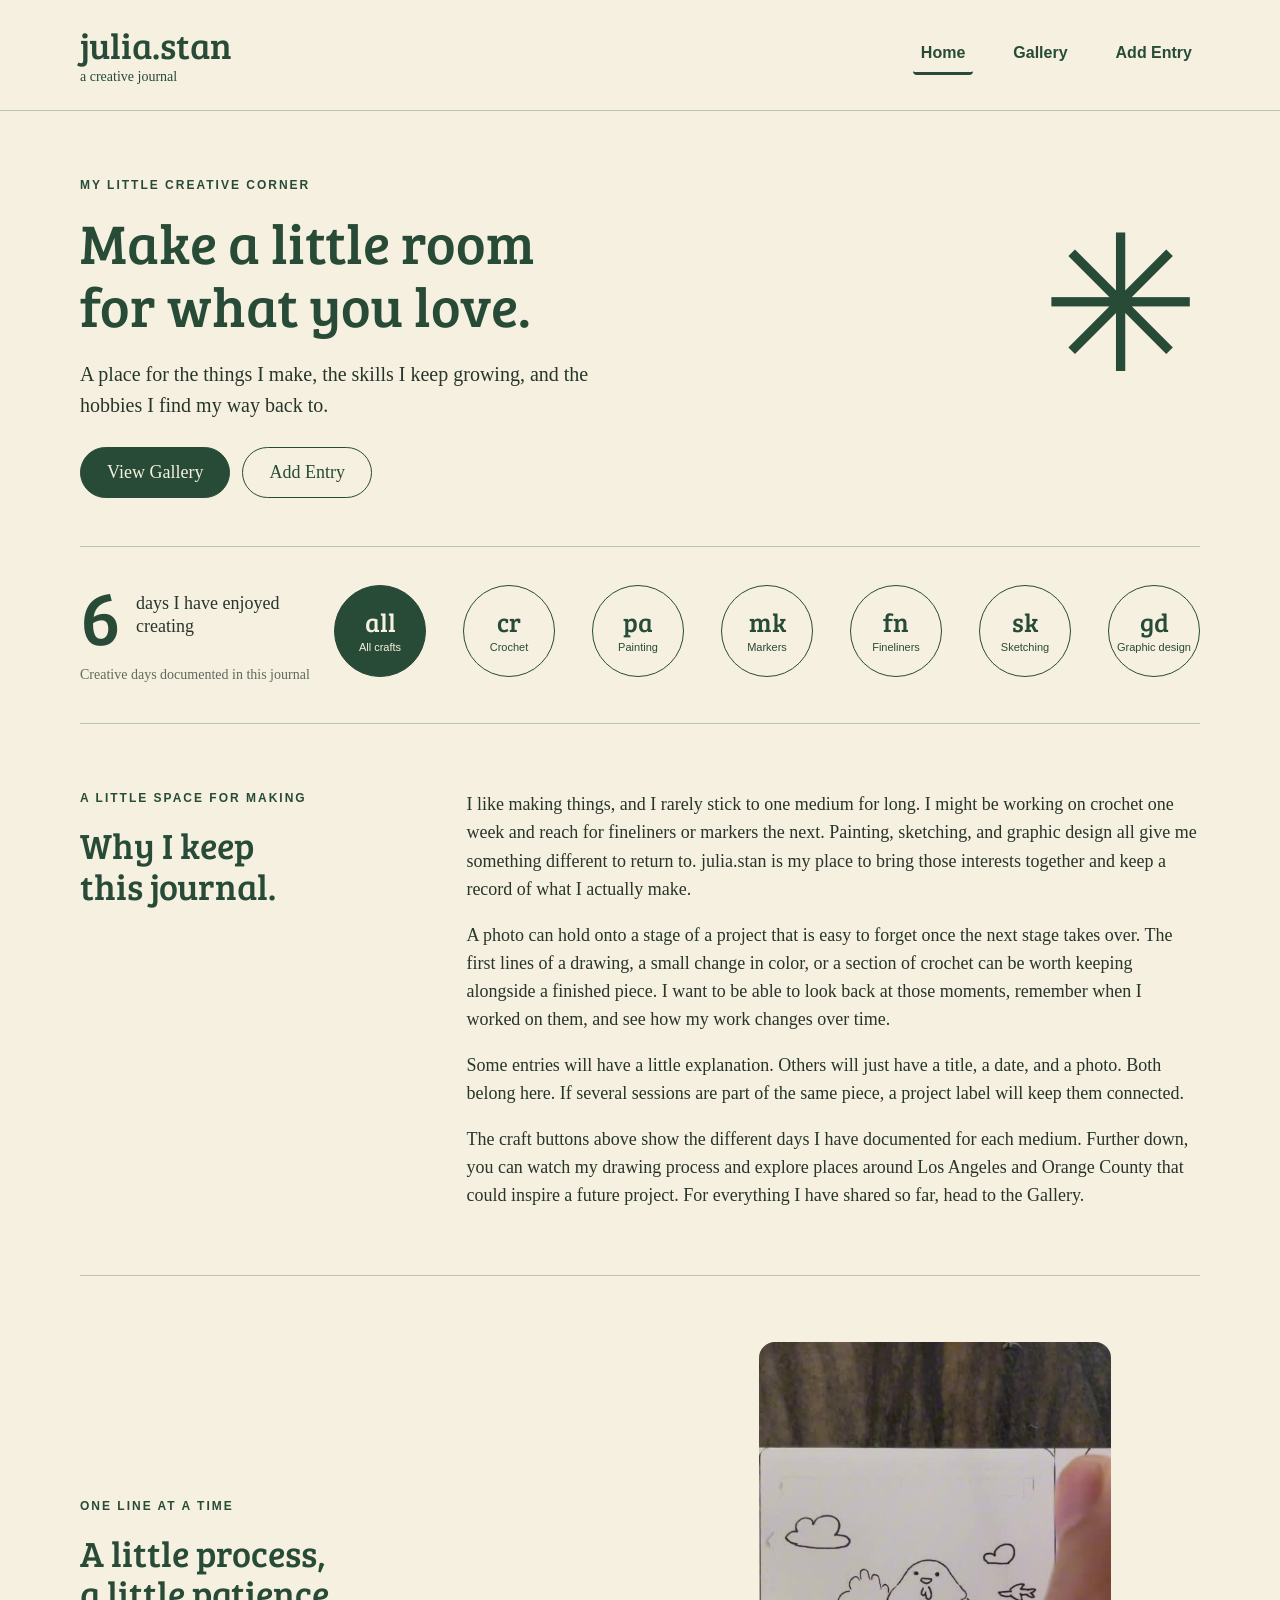
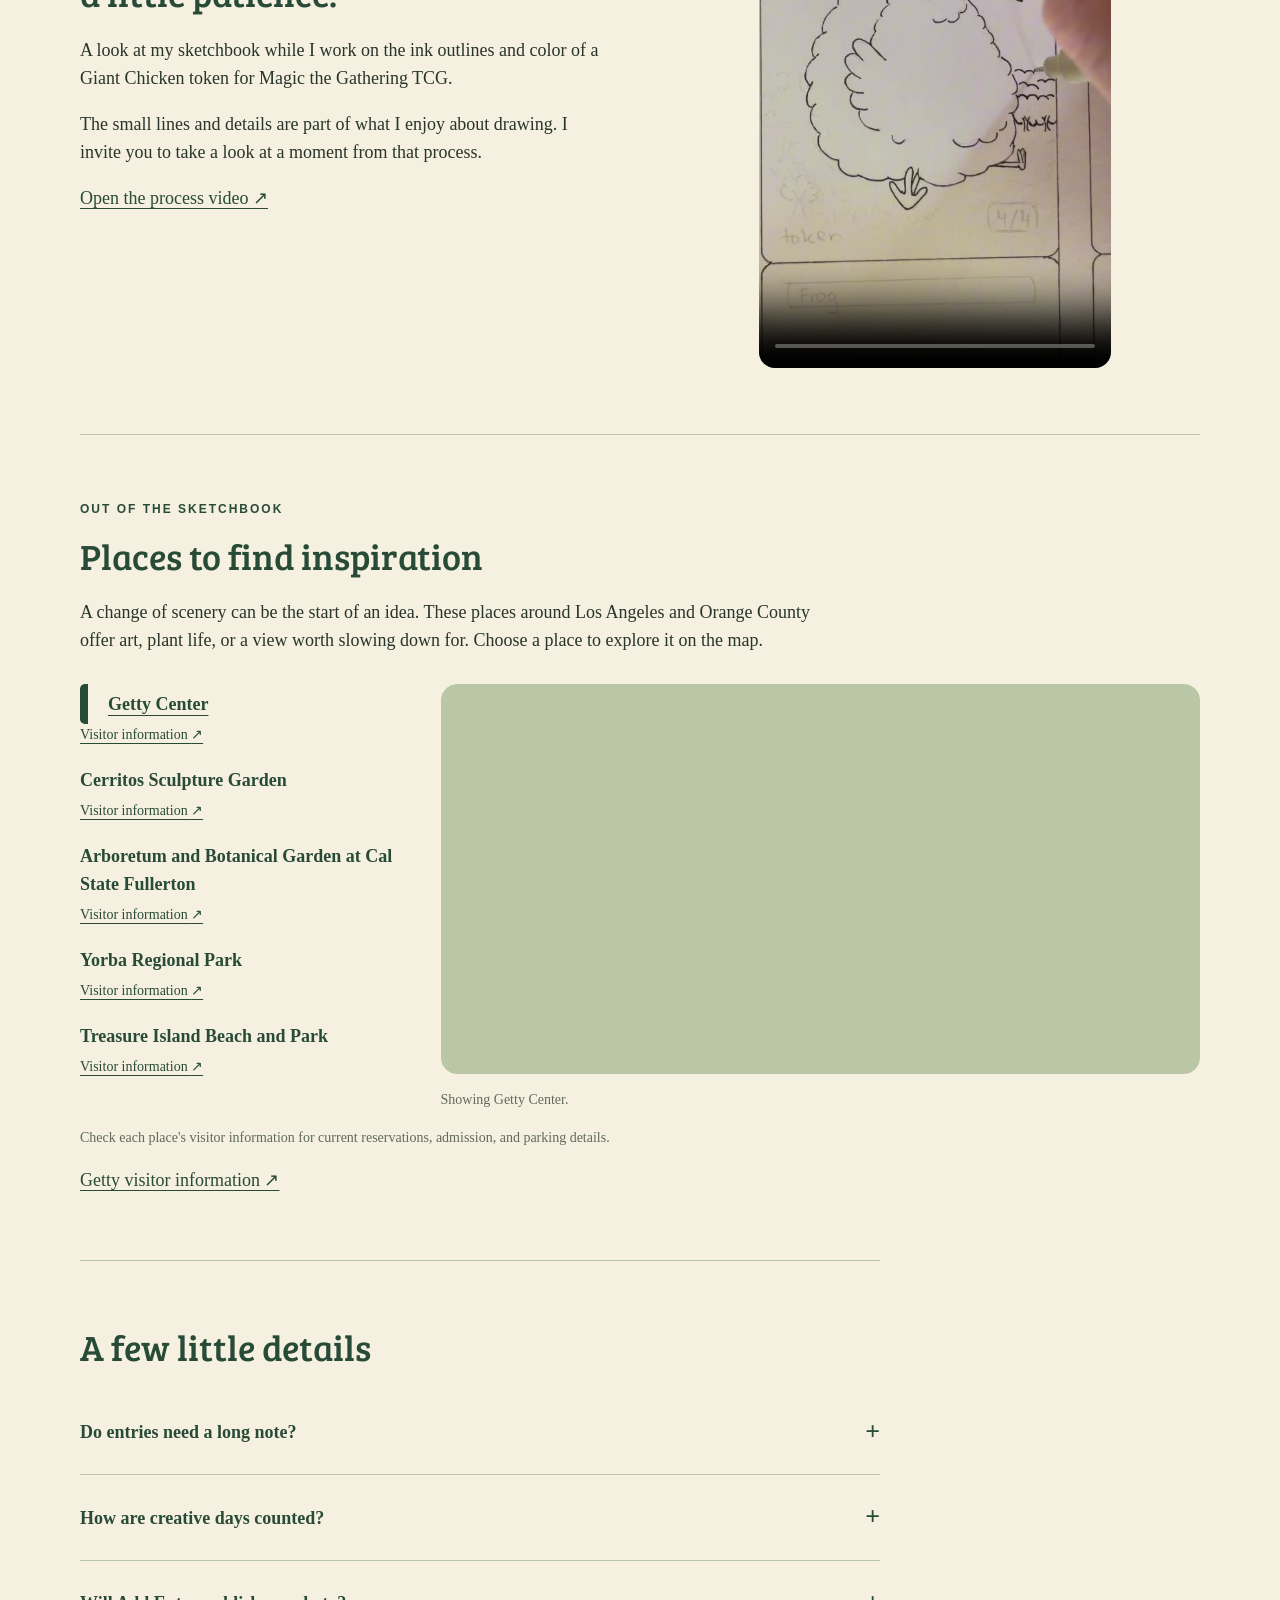
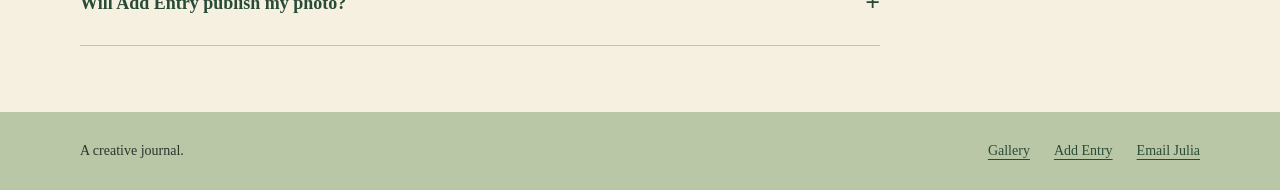
<file: index.html>
<!DOCTYPE html>
<html lang="en">

<head>
  <meta charset="UTF-8">
  <meta name="viewport" content="width=device-width, initial-scale=1.0">
  <meta name="description" content="A green and encouraging creative journal for crochet, drawing, painting, and design.">
  <title>Home | julia.stan</title>
  <link rel="icon" href="images/favicon.svg" type="image/svg+xml">
  <link rel="stylesheet" href="style.css">
  <script src="script.js" defer></script>
</head>

<body>
  <a class="skip-link" href="#main-content">Skip to content</a>

  <!-- SHARED HEADER AND THREE-PAGE NAVIGATION -->
  <header class="site-header">
    <div class="container header-inner">
      <a class="brand" href="index.html"><span class="wordmark">julia.stan</span><small>a creative journal</small></a>
      <nav class="site-nav" aria-label="Main navigation"><a href="index.html" aria-current="page">Home</a>
        <a href="gallery.html">Gallery</a>
        <a href="add-entry.html">Add Entry</a></nav>
    </div>
  </header>

  <main id="main-content" class="container">

    <!-- WELCOME AND MAIN CALLS TO ACTION -->
    <section class="hero" aria-labelledby="home-heading">
      <div>
        <p class="eyebrow">My little creative corner</p>
        <h1 id="home-heading">Make a little room<br>for what you love.</h1>
        <p class="intro">A place for the things I make, the skills I keep growing, and the hobbies I find my way back to.</p>
        <div class="actions"><a class="button" href="gallery.html">View Gallery</a><a class="button secondary" href="add-entry.html">Add Entry</a></div>
      </div>
      <span class="flower" aria-hidden="true">✳︎</span>
    </section>

    <!-- JAVASCRIPT CRAFT-DAY COUNTER -->
    <section class="craft-tracker" aria-label="Creative days by craft">
      <div>
        <div class="day-total" aria-live="polite" aria-atomic="true"><strong id="day-count">4</strong><p id="count-label">days I have enjoyed creating</p></div>
        <p class="caption counter-note">Creative days documented in this journal</p>
      </div>

      <div class="craft-buttons" role="group" aria-label="Choose a craft"><button class="craft-button" type="button" data-craft="All crafts" aria-pressed="true"><span class="symbol" aria-hidden="true">all</span><span class="craft-name">All crafts</span></button>

      <button class="craft-button" type="button" data-craft="Crochet" aria-pressed="false"><span class="symbol" aria-hidden="true">cr</span><span class="craft-name">Crochet</span></button>
      <button class="craft-button" type="button" data-craft="Painting" aria-pressed="false"><span class="symbol" aria-hidden="true">pa</span><span class="craft-name">Painting</span></button>
      <button class="craft-button" type="button" data-craft="Markers" aria-pressed="false"><span class="symbol" aria-hidden="true">mk</span><span class="craft-name">Markers</span></button>
      <button class="craft-button" type="button" data-craft="Fineliners" aria-pressed="false"><span class="symbol" aria-hidden="true">fn</span><span class="craft-name">Fineliners</span></button>
      <button class="craft-button" type="button" data-craft="Sketching" aria-pressed="false"><span class="symbol" aria-hidden="true">sk</span><span class="craft-name">Sketching</span></button>
      <button class="craft-button" type="button" data-craft="Graphic design" aria-pressed="false"><span class="symbol" aria-hidden="true">gd</span><span class="craft-name">Graphic design</span></button>
      </div>

    </section>

    <!-- 217 WORDS OF RELEVANT LIVE TEXT -->
    <section class="section editorial" aria-labelledby="about-heading">
      <div><p class="eyebrow">A little space for making</p><h2 id="about-heading">Why I keep<br>this journal.</h2></div>
      <div class="copy" id="home-copy">        <p>I like making things, and I rarely stick to one medium for long. I might be working on crochet one week and reach for fineliners or markers the next. Painting, sketching, and graphic design all give me something different to return to. julia.stan is my place to bring those interests together and keep a record of what I actually make.</p>
        <p>A photo can hold onto a stage of a project that is easy to forget once the next stage takes over. The first lines of a drawing, a small change in color, or a section of crochet can be worth keeping alongside a finished piece. I want to be able to look back at those moments, remember when I worked on them, and see how my work changes over time.</p>
        <p>Some entries will have a little explanation. Others will just have a title, a date, and a photo. Both belong here. If several sessions are part of the same piece, a project label will keep them connected.</p>
        <p>The craft buttons above show the different days I have documented for each medium. Further down, you can watch my drawing process and explore places around Los Angeles and Orange County that could inspire a future project. For everything I have shared so far, head to the Gallery.</p></div>
    </section>

    <!-- PORTRAIT PROCESS VIDEO -->
    <section class="section video-section" aria-labelledby="process-heading">
      <div><p class="eyebrow">One line at a time</p><h2 id="process-heading">A little process,<br>a little patience.</h2><p>A look at my sketchbook while I work on the ink outlines and color of a Giant Chicken token for Magic the Gathering TCG.</p><p>The small lines and details are part of what I enjoy about drawing. I invite you to take a look at a moment from that process.</p><a href="video/drawing-process.mp4">Open the process video ↗</a></div>
      <div><video class="process-video" controls playsinline preload="metadata" poster="images/process-poster.jpg" aria-label="Julia outlining a character drawing in her sketchbook"><source src="video/drawing-process.mp4" type="video/mp4"><p>Your browser cannot play this video. <a href="video/drawing-process.mp4">Open the process clip</a>.</p></video></div>
    </section>

    <!-- INTERACTIVE GOOGLE MAP AND FIVE INSPIRATION PLACES -->
    <section class="section" aria-labelledby="map-heading">
      <p class="eyebrow">Out of the sketchbook</p><h2 id="map-heading">Places to find inspiration</h2>
      <p class="map-intro">A change of scenery can be the start of an idea. These places around Los Angeles and Orange County offer art, plant life, or a view worth slowing down for. Choose a place to explore it on the map.</p>
      <div class="map-layout">
        <ul class="place-list" aria-label="Choose a place on the map"><li><button class="place-button" type="button" data-location="1200 Getty Center Drive, Los Angeles, CA 90049" aria-pressed="true">Getty Center</button><a href="https://www.getty.edu/visit/center/faqs/" target="_blank" rel="noopener noreferrer">Visitor information <span aria-hidden="true">↗</span></a></li>
          <li><button class="place-button" type="button" data-location="Cerritos Civic Center, Cerritos, California" aria-pressed="false">Cerritos Sculpture Garden</button><a href="https://www.cerritos.gov/recreation-culture/public-artwork/" target="_blank" rel="noopener noreferrer">Visitor information <span aria-hidden="true">↗</span></a></li>
          <li><button class="place-button" type="button" data-location="Arboretum and Botanical Garden at Cal State Fullerton, Fullerton, California" aria-pressed="false">Arboretum and Botanical Garden at Cal State Fullerton</button><a href="https://arboretum.fullerton.edu/faq.aspx" target="_blank" rel="noopener noreferrer">Visitor information <span aria-hidden="true">↗</span></a></li>
          <li><button class="place-button" type="button" data-location="Yorba Regional Park, Anaheim, California" aria-pressed="false">Yorba Regional Park</button><a href="https://parks.oc.gov/yorbapark" target="_blank" rel="noopener noreferrer">Visitor information <span aria-hidden="true">↗</span></a></li>
          <li><button class="place-button" type="button" data-location="Treasure Island Park, near Montage Resort and Wesley Drive, Laguna Beach, California" aria-pressed="false">Treasure Island Beach and Park</button><a href="https://www.visitlagunabeach.com/directory/treasure-island-park/" target="_blank" rel="noopener noreferrer">Visitor information <span aria-hidden="true">↗</span></a></li>
        </ul>
      <div><iframe id="inspiration-map" class="map-frame" src="https://www.google.com/maps?q=Getty%20Center%2C%20Los%20Angeles%2C%20CA&amp;output=embed" title="Google Map of Getty Center" loading="lazy" referrerpolicy="no-referrer-when-downgrade" allowfullscreen></iframe><p class="caption map-caption" id="map-caption" aria-live="polite">Showing Getty Center.</p></div>
      </div>
      <p class="caption">Check each place's visitor information for current reservations, admission, and parking details.</p>
      <a href="https://www.getty.edu/visit/center/faqs/" target="_blank" rel="noopener noreferrer">Getty visitor information ↗</a>
    </section>

    <!-- JAVASCRIPT FAQ ACCORDION -->
    <section class="section faq" aria-labelledby="faq-heading"><h2 id="faq-heading">A few little details</h2><div class="faq-item"><button class="faq-question" type="button" aria-expanded="false" aria-controls="faq-answer-0">Do entries need a long note?<span aria-hidden="true">+</span></button><div class="faq-answer" id="faq-answer-0" hidden><p>No. A photo, an activity title, and the day I worked on it are enough. Craft, project, and notes are optional.</p></div></div>
      <div class="faq-item"><button class="faq-question" type="button" aria-expanded="false" aria-controls="faq-answer-1">How are creative days counted?<span aria-hidden="true">+</span></button><div class="faq-answer" id="faq-answer-1" hidden><p>The counter counts different activity dates, across all time. Two entries on the same day count once overall. Choosing a craft shows only the days spent on that craft. The count reflects the dated entries in the Gallery.</p></div></div>
      <div class="faq-item"><button class="faq-question" type="button" aria-expanded="false" aria-controls="faq-answer-2">Will Add Entry publish my photo?<span aria-hidden="true">+</span></button><div class="faq-answer" id="faq-answer-2" hidden><p>For this class draft, Add Entry creates a preview in the current tab. It does not upload the photo or publish it to the Gallery. Closing or refreshing the page clears the preview.</p></div></div>
    </section>
  </main>

  <!-- SHARED FOOTER -->
  <footer class="site-footer">
    <div class="container footer-inner">
      <p>A creative journal.</p>
      <div class="footer-links">
        <a href="gallery.html">Gallery</a>
        <a href="add-entry.html">Add Entry</a>
        <a href="mailto:productsbyjulia.stan@gmail.com?subject=Hello%20from%20julia.stan">Email Julia</a>
      </div>
    </div>
  </footer>

</body>
</html>
</file>
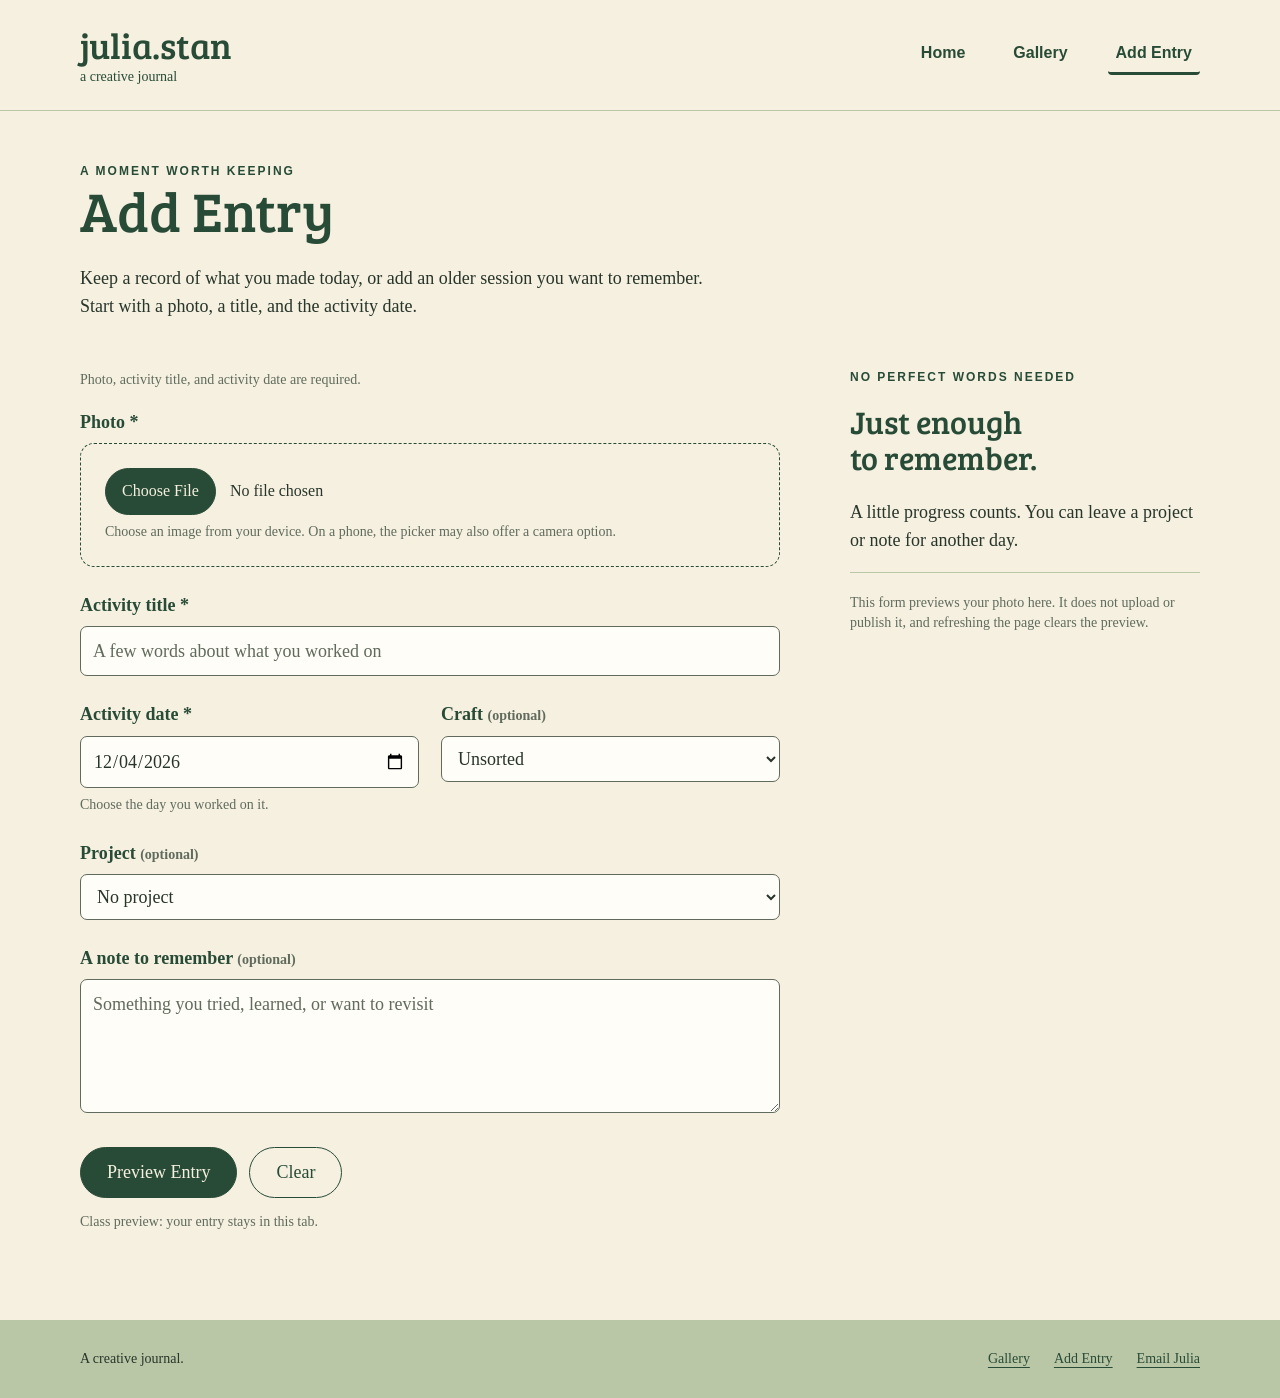
<file: add-entry.html>
<!DOCTYPE html>
<html lang="en">
<head>
  <meta charset="UTF-8">
  <meta name="viewport" content="width=device-width, initial-scale=1.0">
  <meta name="description" content="Preview a dated photo of your creative session, with optional craft, project, and notes.">
  <title>Add Entry | julia.stan</title>
  <link rel="icon" href="images/favicon.svg" type="image/svg+xml">
  <link rel="stylesheet" href="style.css">
  <script src="script.js" defer></script>
</head>
<body>
  <a class="skip-link" href="#main-content">Skip to content</a>
  <!-- SHARED HEADER AND THREE-PAGE NAVIGATION -->
  <header class="site-header">
    <div class="container header-inner">
      <a class="brand" href="index.html"><span class="wordmark">julia.stan</span><small>a creative journal</small></a>
      <nav class="site-nav" aria-label="Main navigation"><a href="index.html">Home</a>
        <a href="gallery.html">Gallery</a>
        <a href="add-entry.html" aria-current="page">Add Entry</a></nav>
    </div>
  </header>
  <main id="main-content" class="container">
    <section class="page-heading"><div><p class="eyebrow">A moment worth keeping</p><h1>Add Entry</h1><p>Keep a record of what you made today, or add an older session you want to remember. Start with a photo, a title, and the activity date.</p></div></section>
    <div class="entry-layout">
      <!-- REQUIRED PHOTO, TITLE, AND DATE; EVERYTHING ELSE IS OPTIONAL -->
      <form id="entry-form" class="entry-form">
        <p class="caption">Photo, activity title, and activity date are required.</p>
        <div class="form-field"><label for="entry-photo">Photo *</label><div class="photo-picker"><input type="file" id="entry-photo" name="photo" accept="image/*" aria-describedby="photo-hint" required><p id="photo-hint" class="caption">Choose an image from your device. On a phone, the picker may also offer a camera option.</p><img id="selected-photo" class="selected-photo" alt="Selected photo for this entry" hidden></div></div>
        <div class="form-field"><label for="entry-title">Activity title *</label><input id="entry-title" name="title" type="text" placeholder="A few words about what you worked on" required></div>
        <div class="two-fields">
          <div class="form-field"><label for="entry-date">Activity date *</label><input id="entry-date" name="date" type="date" required><p class="caption">Choose the day you worked on it.</p></div>
          <div class="form-field"><label for="entry-craft">Craft <span class="caption">(optional)</span></label><select id="entry-craft" name="craft"><option value="">Unsorted</option><option value="Crochet">Crochet</option><option value="Painting">Painting</option><option value="Markers">Markers</option><option value="Fineliners">Fineliners</option><option value="Sketching">Sketching</option><option value="Graphic design">Graphic design</option></select></div>
        </div>
        <div class="form-field"><label for="entry-project">Project <span class="caption">(optional)</span></label><select id="entry-project" name="project"><option value="">No project</option><option>Inktober 2026</option><option>Acrylic marker studies</option><option value="new">Create a new project</option></select></div>
        <div id="new-project-field" class="form-field" hidden><label for="new-project-name">New project name</label><input id="new-project-name" name="new-project" type="text" placeholder="Give this project a name"></div>
        <div class="form-field"><label for="entry-notes">A note to remember <span class="caption">(optional)</span></label><textarea id="entry-notes" name="notes" rows="4" placeholder="Something you tried, learned, or want to revisit"></textarea></div>
        <div class="actions"><button class="button" type="submit">Preview Entry</button><button class="button secondary" type="reset">Clear</button></div>
        <p class="caption" style="margin-top: 14px;">Class preview: your entry stays in this tab.</p>
        <p id="form-message" class="form-message" role="status"></p>
      </form>

      <!-- LOCAL PREVIEW: EMPTY OPTIONAL FIELDS STAY HIDDEN -->
      <aside class="entry-aside"><p class="eyebrow">No perfect words needed</p><h2>Just enough<br>to remember.</h2><p>A little progress counts. You can leave a project or note for another day.</p><p class="caption">This form previews your photo here. It does not upload or publish it, and refreshing the page clears the preview.</p><section id="entry-preview" class="preview-card" aria-labelledby="preview-heading" hidden><h3 id="preview-heading">Your entry preview</h3><img id="preview-photo" alt=""><h3 id="preview-title"></h3><p id="preview-date" class="caption"></p><p id="preview-craft" class="caption" hidden></p><p id="preview-project" hidden></p><p id="preview-notes" class="preview-notes" hidden></p></section></aside>
    </div>
  </main>
  <!-- SHARED FOOTER -->
  <footer class="site-footer">
    <div class="container footer-inner">
      <p>A creative journal.</p>
      <div class="footer-links">
        <a href="gallery.html">Gallery</a>
        <a href="add-entry.html">Add Entry</a>
        <a href="mailto:productsbyjulia.stan@gmail.com?subject=Hello%20from%20julia.stan">Email Julia</a>
      </div>
    </div>
  </footer>
</body>
</html>
</file>
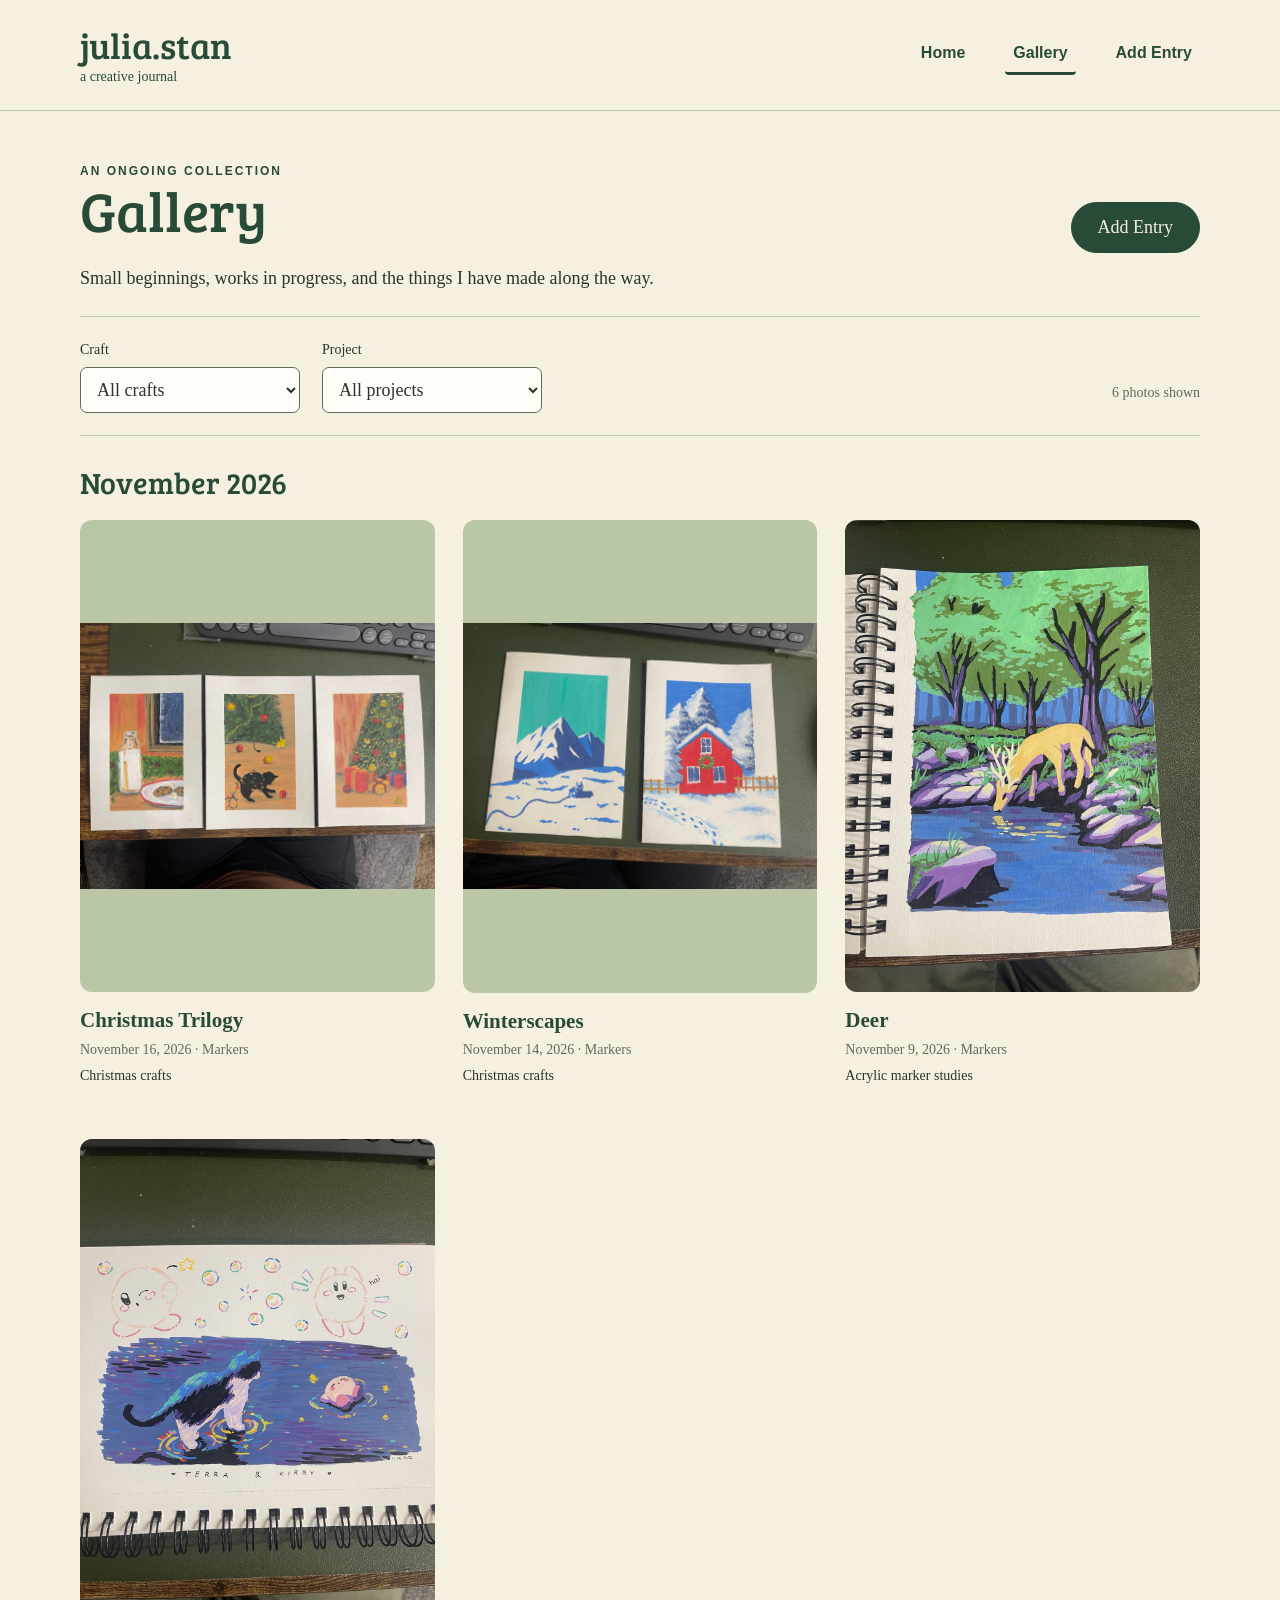
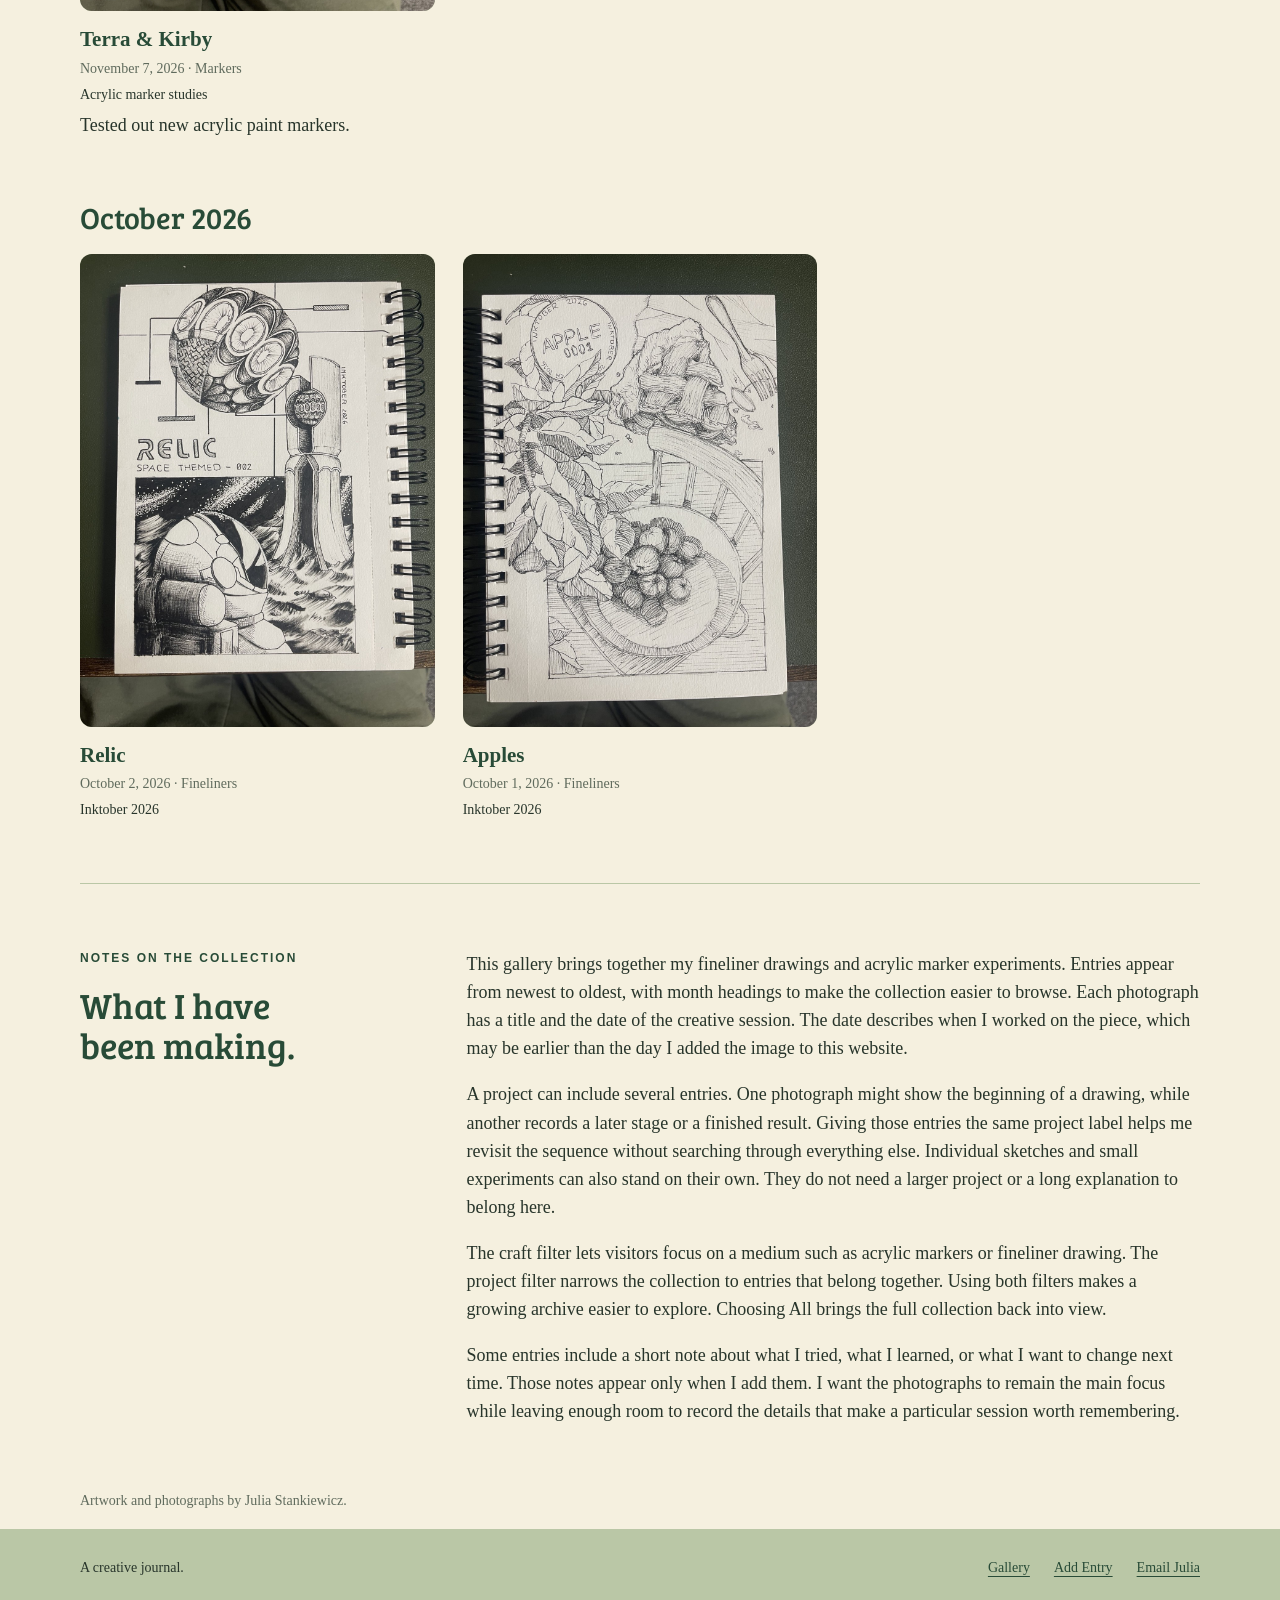
<file: gallery.html>
<!DOCTYPE html>
<html lang="en">
<head>
  <meta charset="UTF-8">
  <meta name="viewport" content="width=device-width, initial-scale=1.0">
  <meta name="description" content="Browse a creative journal by craft, project, and date.">
  <title>Gallery | julia.stan</title>
  <link rel="icon" href="images/favicon.svg" type="image/svg+xml">
  <link rel="stylesheet" href="style.css">
  <script src="script.js" defer></script>
</head>
<body>
  <a class="skip-link" href="#main-content">Skip to content</a>
  <!-- SHARED HEADER AND THREE-PAGE NAVIGATION -->
  <header class="site-header">
    <div class="container header-inner">
      <a class="brand" href="index.html"><span class="wordmark">julia.stan</span><small>a creative journal</small></a>
      <nav class="site-nav" aria-label="Main navigation"><a href="index.html">Home</a>
        <a href="gallery.html" aria-current="page">Gallery</a>
        <a href="add-entry.html">Add Entry</a></nav>
    </div>
  </header>
  <main id="main-content" class="container">
    <section class="page-heading"><div><p class="eyebrow">An ongoing collection</p><h1>Gallery</h1><p>Small beginnings, works in progress, and the things I have made along the way.</p></div><a class="button" href="add-entry.html">Add Entry</a></section>

    <!-- CRAFT AND PROJECT FILTERS -->
    <div class="filter-bar">
      <div class="filter-field"><label for="craft-filter">Craft</label><select id="craft-filter"><option value="All">All crafts</option><option value="Crochet">Crochet</option><option value="Painting">Painting</option><option value="Markers">Markers</option><option value="Fineliners">Fineliners</option><option value="Sketching">Sketching</option><option value="Graphic design">Graphic design</option></select></div>
      <div class="filter-field"><label for="project-filter">Project</label><select id="project-filter"><option value="All">All projects</option><option>Inktober 2026</option><option>Acrylic marker studies</option></select></div>
      <p id="filter-status" class="caption filter-status" role="status">4 photos shown</p>
    </div>
    <p id="empty-gallery" class="empty-message" hidden>No entries match these filters yet. Try All crafts or All projects.</p>

    <!-- ORIGINAL ARTWORK, NEWEST FIRST -->
<section class="month-group"><h2>November 2026</h2><div class="photo-grid">
<figure class="journal-entry" data-craft="Markers" data-project="Christmas crafts">
<button class="photo-button" type="button" data-caption="Christmas Trilogy / November 16, 2026" aria-label="View Trilogy larger"><img src="images/trilogy.jpg" alt="3 christmas inspired paintings. Left one represents milk and cookies. Middle one shows a cat. Right one shows a christmas tree." width="1152" height="1536" loading="lazy"></button>
<figcaption><h3>Christmas Trilogy</h3><p class="caption"><time datetime="2026-11-16">November 16, 2026</time> · Markers</p><p class="entry-project">Christmas crafts</p></figcaption></figure>
<figure class="journal-entry" data-craft="Markers" data-project="Christmas crafts">
<button class="photo-button" type="button" data-caption="Winterscapes / November 14, 2026" aria-label="View Winterscapes larger"><img src="images/winterscapes.jpg" alt="2 christmas cards side by side, depicting a winter landscape with snow-covered trees and a cozy cabin." width="1152" height="1536" loading="lazy"></button>
<figcaption><h3>Winterscapes</h3><p class="caption"><time datetime="2026-11-14">November 14, 2026</time> · Markers</p><p class="entry-project">Christmas crafts</p></figcaption></figure>

<figure class="journal-entry" data-craft="Markers" data-project="Acrylic marker studies">
<button class="photo-button" type="button" data-caption="Deer / November 9, 2026" aria-label="View Deer larger"><img src="images/deer.jpg" alt="A yellow deer drinks from a blue forest pool surrounded by green trees and purple rocks." width="1152" height="1536" loading="lazy"></button>
<figcaption><h3>Deer</h3><p class="caption"><time datetime="2026-11-09">November 9, 2026</time> · Markers</p><p class="entry-project">Acrylic marker studies</p></figcaption></figure>
<figure class="journal-entry" data-craft="Markers" data-project="Acrylic marker studies">
<button class="photo-button" type="button" data-caption="Terra &amp; Kirby / November 7, 2026" aria-label="View Terra &amp; Kirby larger"><img src="images/terra-kirby.jpg" alt="Terra the cat and pink Kirby stand in blue water beneath playful character sketches and colorful bubbles." width="1152" height="1536" loading="lazy"></button>
<figcaption><h3>Terra &amp; Kirby</h3><p class="caption"><time datetime="2026-11-07">November 7, 2026</time> · Markers</p><p class="entry-project">Acrylic marker studies</p><p>Tested out new acrylic paint markers.</p></figcaption></figure>
</div></section>

<section class="month-group"><h2>October 2026</h2><div class="photo-grid">
<figure class="journal-entry" data-craft="Fineliners" data-project="Inktober 2026">
<button class="photo-button" type="button" data-caption="Relic / October 2, 2026" aria-label="View Relic larger"><img src="images/relic.jpg" alt="Black ink space-themed drawing of a circular relic and a tall monument under a starry sky." width="1152" height="1536" loading="lazy"></button>
<figcaption><h3>Relic</h3><p class="caption"><time datetime="2026-10-02">October 2, 2026</time> · Fineliners</p><p class="entry-project">Inktober 2026</p></figcaption></figure>
<figure class="journal-entry" data-craft="Fineliners" data-project="Inktober 2026">
<button class="photo-button" type="button" data-caption="Apples / October 1, 2026" aria-label="View Apples larger"><img src="images/apples.jpg" alt="Black ink sketchbook drawing of apples on a chair, leafy branches, and a slice of lattice apple pie." width="1152" height="1536" loading="lazy"></button>
<figcaption><h3>Apples</h3><p class="caption"><time datetime="2026-10-01">October 1, 2026</time> · Fineliners</p><p class="entry-project">Inktober 2026</p></figcaption></figure>
</div></section>

    <!-- ACCESSIBLE LARGER-PHOTO VIEW -->
    <dialog id="photo-lightbox" class="lightbox" aria-label="Larger artwork photo"><button id="close-lightbox" class="lightbox-close" type="button">Close ×</button><img id="lightbox-image" alt=""><p id="lightbox-caption"></p></dialog>

    <!-- 228 WORDS OF RELEVANT LIVE TEXT -->
    <section class="section editorial gallery-about" aria-labelledby="collection-heading"><div><p class="eyebrow">Notes on the collection</p><h2 id="collection-heading">What I have<br>been making.</h2></div><div class="copy" id="gallery-copy">        <p>This gallery brings together my fineliner drawings and acrylic marker experiments. Entries appear from newest to oldest, with month headings to make the collection easier to browse. Each photograph has a title and the date of the creative session. The date describes when I worked on the piece, which may be earlier than the day I added the image to this website.</p>
        <p>A project can include several entries. One photograph might show the beginning of a drawing, while another records a later stage or a finished result. Giving those entries the same project label helps me revisit the sequence without searching through everything else. Individual sketches and small experiments can also stand on their own. They do not need a larger project or a long explanation to belong here.</p>
        <p>The craft filter lets visitors focus on a medium such as acrylic markers or fineliner drawing. The project filter narrows the collection to entries that belong together. Using both filters makes a growing archive easier to explore. Choosing All brings the full collection back into view.</p>
        <p>Some entries include a short note about what I tried, what I learned, or what I want to change next time. Those notes appear only when I add them. I want the photographs to remain the main focus while leaving enough room to record the details that make a particular session worth remembering.</p></div></section>
    <p class="caption">Artwork and photographs by Julia Stankiewicz.</p>
  </main>
  <!-- SHARED FOOTER -->
  <footer class="site-footer">
    <div class="container footer-inner">
      <p>A creative journal.</p>
      <div class="footer-links">
        <a href="gallery.html">Gallery</a>
        <a href="add-entry.html">Add Entry</a>
        <a href="mailto:productsbyjulia.stan@gmail.com?subject=Hello%20from%20julia.stan">Email Julia</a>
      </div>
    </div>
  </footer>
</body>
</html>
</file>
<file: style.css>
/* FONTS AND BRAND COLORS */
@font-face {
  font-family: "Bree Serif";
  src: url("fonts/BreeSerif-Regular.ttf") format("truetype");
  font-weight: 400;
  font-style: normal;
  font-display: swap;
}
:root {
  --forest: #284b37;
  --cream: #f5f0df;
  --sage: #bac7a6;
  --olive: #6d7953;
  --ink: #28352b;
  --muted: #606b5d;
  --paper: #fffdf7;
}

/* BASE TEXT AND SHARED LAYOUT */
* { box-sizing: border-box; }
body { margin: 0; background: var(--cream); color: var(--ink); font: 1.125rem/1.56 Georgia, "Times New Roman", serif; }
img, video { display: block; max-width: 100%; height: auto; }
button, input, select, textarea { font: inherit; }
button, select, input[type="file"] { cursor: pointer; }
button { color: inherit; }
a { color: var(--forest); text-underline-offset: 4px; }
a:hover { text-decoration-thickness: 2px; }
:focus-visible { outline: 3px solid var(--forest); outline-offset: 5px; }
[hidden] { display: none !important; }
h1, h2 { color: var(--forest); font-family: "Bree Serif", Georgia, serif; font-weight: 400; line-height: 1.12; }
h1 { margin: 0 0 22px; font-size: 3.5rem; }
h2 { margin: 0 0 22px; font-size: 2.25rem; }
h3 { margin: 0 0 12px; color: var(--forest); font-size: 1.5rem; line-height: 1.25; }
p { margin: 0 0 18px; }
.container { width: min(1120px, calc(100% - 48px)); margin: 0 auto; }
.caption { color: var(--muted); font-size: 0.875rem; line-height: 20px; }
.eyebrow { margin-bottom: 18px; color: var(--forest); font: bold 0.75rem/1.4 Verdana, sans-serif; letter-spacing: 2px; text-transform: uppercase; }
.skip-link { position: absolute; top: -80px; left: 24px; z-index: 5; padding: 10px 20px; background: var(--cream); }
.skip-link:focus { top: 10px; }
.section { padding: 66px 0; border-top: 1px solid var(--sage); }
.button { display: inline-block; padding: 12px 26px; border: 1.5px solid var(--forest); border-radius: 100px; background: var(--forest); color: var(--cream); text-align: center; text-decoration: none; line-height: 1.4; }
.button:hover { background: var(--ink); }
.button.secondary { background: transparent; color: var(--forest); }
.button.secondary:hover { background: var(--sage); }
.actions { display: flex; flex-wrap: wrap; gap: 12px; margin-top: 26px; }

/* HEADER AND VERDANA NAVIGATION ON ALL THREE PAGES */
.site-header { padding: 25px 0; border-bottom: 1px solid var(--sage); }
.header-inner { display: flex; justify-content: space-between; align-items: center; gap: 24px; }
.brand { color: var(--forest); text-decoration: none; }
.wordmark { display: block; font: 400 2.25rem/1.1 "Bree Serif", Georgia, serif; }
.brand small { display: block; margin-top: 4px; font: 0.875rem Georgia, serif; }
.site-nav { display: flex; flex-wrap: wrap; gap: 32px; }
.site-nav a { padding: 8px 0; font: bold 1rem/1.4 Verdana, Geneva, sans-serif; text-decoration: none; }
.site-nav a[aria-current="page"] { border-bottom: 2px solid var(--forest); }
.site-nav a:hover { text-decoration: underline; }

/* HOME HERO AND CIRCULAR CRAFT COUNTER */
.hero { display: grid; grid-template-columns: 1fr auto; align-items: center; gap: 48px; padding: 66px 0 48px; }
.hero h1 { max-width: 740px; }
.hero .intro { max-width: 570px; font-size: 1.25rem; }
.flower { align-self: start; margin-top: 35px; color: var(--forest); font: 11.875rem/1 Georgia, serif; }
.craft-tracker { display: grid; grid-template-columns: 230px 1fr; align-items: center; gap: 24px; padding: 30px 0 38px; border-top: 1px solid var(--sage); }
.day-total { display: flex; align-items: center; gap: 15px; }
.day-total strong { color: var(--forest); font: 400 4.75rem/1 "Bree Serif", Georgia, serif; }
.day-total p { max-width: 155px; margin: 0; font-size: 1.125rem; line-height: 1.3; }
.counter-note { margin: 12px 0 0; }
.craft-buttons { display: flex; flex-wrap: wrap; justify-content: space-between; gap: 10px; }
.craft-button { width: 92px; min-height: 92px; padding: 13px 6px; border: 1.5px solid var(--forest); border-radius: 50%; background: transparent; color: var(--forest); line-height: 1.1; }
.craft-button .symbol { display: block; margin-bottom: 6px; font: 1.625rem/1 "Bree Serif", Georgia, serif; }
.craft-button .craft-name { display: block; font: 0.6875rem/1.25 Verdana, sans-serif; }
.craft-button[aria-pressed="true"] { background: var(--forest); color: var(--cream); }
.craft-button:hover { box-shadow: 0 0 0 3px var(--sage); }
.editorial { display: grid; grid-template-columns: minmax(0, 3fr) minmax(0, 7fr); gap: 72px; }
.editorial .copy p:last-child { margin-bottom: 0; }

/* VIDEO AND GOOGLE MAP */
.video-section { display: grid; grid-template-columns: minmax(0, 1fr) minmax(0, 1fr); gap: 60px; align-items: center; }
.video-frame { width: 100%; aspect-ratio: 16 / 9; border: 0; border-radius: 16px; background: var(--sage); }
.video-caption { margin-top: 10px; }
.map-intro { max-width: 760px; }
.map-layout { display: grid; grid-template-columns: minmax(0, 3fr) minmax(0, 7fr); gap: 35px; margin-top: 30px; }
.place-list { margin: 0; padding: 0; list-style: none; }
.place-list li { margin-bottom: 14px; }
.place-button { padding: 6px 0; border: 0; background: transparent; color: var(--forest); text-align: left; font-weight: bold; }
.place-button[aria-pressed="true"] { text-decoration: underline; text-underline-offset: 5px; }
.place-list a { display: block; width: fit-content; font-size: 0.875rem; }
.map-frame { width: 100%; height: 390px; border: 1px solid var(--sage); border-radius: 16px; background: var(--sage); }
.map-caption { margin-top: 8px; }

/* FAQ ACCORDION */
.faq { max-width: 800px; }
.faq-item { border-bottom: 1px solid var(--sage); }
.faq-question { display: flex; justify-content: space-between; align-items: center; gap: 20px; width: 100%; padding: 22px 0; border: 0; background: transparent; color: var(--forest); text-align: left; font-weight: bold; }
.faq-question span { font-size: 1.625rem; }
.faq-answer { padding: 0 30px 8px 0; }

/* GALLERY FILTERS, MONTH GROUPS, AND PHOTOS */
.page-heading { display: flex; justify-content: space-between; align-items: center; gap: 35px; padding: 52px 0 24px; }
.page-heading p { max-width: 660px; margin-bottom: 0; }
.draft-note { margin: 0 0 26px; padding-left: 14px; border-left: 3px solid var(--olive); }
.filter-bar { display: flex; flex-wrap: wrap; align-items: end; gap: 22px; padding: 22px 0; border-top: 1px solid var(--sage); border-bottom: 1px solid var(--sage); }
.filter-field label { display: block; margin-bottom: 6px; font-size: 0.875rem; }
select, input[type="text"], input[type="date"], textarea { width: 100%; min-height: 46px; padding: 10px 12px; border: 1px solid var(--muted); border-radius: 7px; background: var(--paper); color: var(--ink); }
.filter-field select { min-width: 220px; }
.filter-status { margin: 0 0 10px auto; }
.month-group { padding: 30px 0 8px; }
.month-group h2 { margin-bottom: 20px; font-size: 1.875rem; }
.photo-grid { display: grid; grid-template-columns: repeat(3, minmax(0, 1fr)); gap: 28px; }
.journal-entry { margin: 0 0 24px; }
.photo-button { display: block; width: 100%; padding: 0; border: 0; border-radius: 12px; overflow: hidden; background: var(--sage); }
.photo-button img { width: 100%; height: auto; aspect-ratio: 3 / 4; object-fit: contain; transition: transform .2s; }
.photo-button:hover img { transform: scale(1.035); }
.journal-entry h3 { margin: 15px 0 6px; font-size: 1.3125rem; }
.journal-entry p { margin: 5px 0 0; }
.entry-project { font-size: 0.875rem; }
.gallery-about { margin-top: 30px; }
.empty-message { padding: 45px 0; }

/* GALLERY LIGHTBOX */
.lightbox { width: min(880px, 92vw); max-height: 92vh; padding: 16px; border: 1px solid var(--forest); border-radius: 14px; background: var(--cream); color: var(--ink); }
.lightbox::backdrop { background: rgb(22 37 27 / 80%); }
.lightbox-close { display: block; margin: 0 0 10px auto; padding: 7px 14px; border: 1px solid var(--forest); border-radius: 30px; background: transparent; }
.lightbox img { max-height: 68vh; margin: 0 auto; object-fit: contain; }
.lightbox p { margin: 14px 0 0; }

/* ADD ENTRY FORM AND LOCAL PREVIEW */
.entry-layout { display: grid; grid-template-columns: minmax(0, 2fr) minmax(0, 1fr); gap: 70px; padding: 18px 0 70px; }
.entry-form { padding-top: 8px; }
.form-field { margin-bottom: 24px; }
.form-field > label { display: block; margin-bottom: 7px; color: var(--forest); font-weight: bold; }
.form-field .caption { margin: 7px 0 0; }
.two-fields { display: grid; grid-template-columns: minmax(0, 1fr) minmax(0, 1fr); gap: 22px; }
.photo-picker { padding: 24px; border: 1.5px dashed var(--forest); border-radius: 14px; }
input[type="file"] { width: 100%; max-width: 100%; font-size: 1rem; }
input[type="file"]::file-selector-button { margin-right: 14px; padding: 10px 16px; border: 1px solid var(--forest); border-radius: 30px; background: var(--forest); color: var(--cream); font: inherit; cursor: pointer; }
.selected-photo { max-height: 250px; margin: 18px auto 0; border-radius: 8px; object-fit: contain; }
.form-message { color: var(--forest); }
.entry-aside { padding-top: 7px; }
.entry-aside h2 { font-size: 2rem; }
.entry-aside .caption { border-top: 1px solid var(--sage); padding-top: 20px; }
.preview-card { padding-top: 24px; border-top: 1px solid var(--sage); }
.preview-card img { width: 100%; max-height: 300px; margin-bottom: 18px; border-radius: 12px; object-fit: contain; }
.preview-card p { overflow-wrap: anywhere; }
.preview-notes { white-space: pre-wrap; }

/* FOOTER */
.site-footer { padding: 28px 0; background: var(--sage); font-size: 0.875rem; }
.footer-inner { display: flex; justify-content: space-between; gap: 30px; align-items: center; }
.site-footer p { margin: 0; }
.footer-links { display: flex; flex-wrap: wrap; gap: 24px; }
.photo-credits { padding: 22px 0 45px; font-size: 0.875rem; }
.photo-credits summary { color: var(--forest); cursor: pointer; }
.photo-credits li { margin-bottom: 8px; }

/* SMALL SCREENS */
@media (max-width: 900px) {
  .flower { font-size: 8.4375rem; }
  .craft-tracker { grid-template-columns: 1fr; }
  .craft-buttons { justify-content: flex-start; gap: 14px; }
  .editorial { grid-template-columns: 1fr; gap: 20px; }
  .map-layout { grid-template-columns: 1fr; }
  .place-list { display: grid; grid-template-columns: minmax(0, 1fr) minmax(0, 1fr); gap: 12px; }
  .entry-layout { grid-template-columns: 1fr; gap: 30px; }
  .photo-grid { grid-template-columns: minmax(0, 1fr) minmax(0, 1fr); }
  .photo-button img { height: auto; }
}
@media (max-width: 600px) {
  .container { width: calc(100% - 36px); }
  .site-header { padding: 20px 0; }
  .header-inner { align-items: flex-start; flex-direction: column; gap: 20px; }
  .wordmark { font-size: 2rem; }
  .site-nav { width: 100%; justify-content: space-between; gap: 14px; }
  h1 { font-size: 2.5rem; }
  h2 { font-size: 2rem; }
  .hero { padding: 40px 0 32px; gap: 0; grid-template-columns: 1fr; }
  .flower { display: none; }
  .hero .intro { font-size: 1.125rem; }
  .craft-button { width: 84px; min-height: 84px; }
  .section { padding: 42px 0; }
  .video-section, .two-fields { grid-template-columns: 1fr; gap: 16px; }
  .page-heading { align-items: flex-start; flex-direction: column; padding-top: 35px; gap: 20px; }
  .filter-field { width: 100%; }
  .filter-field select { width: 100%; min-width: 0; }
  .filter-status { margin-left: 0; }
  .photo-grid { grid-template-columns: 1fr; gap: 10px; }
  .photo-button img { height: auto; }
  .place-list { grid-template-columns: 1fr; }
  .map-frame { height: 330px; }
  .footer-inner { align-items: flex-start; flex-direction: column; gap: 16px; }
  .photo-picker { padding: 18px; }
}
@media (prefers-reduced-motion: reduce) {
  .photo-button img { transition: none; }
}

/* DRAFT 2: READABLE STATES AND FLEXIBLE CONTENT */
html { font-size: 100%; }
main, section, form, aside, .copy, .filter-field { min-width: 0; }
p, h1, h2, h3, a, label { overflow-wrap: anywhere; }
iframe { max-width: 100%; }
input, select, textarea { min-width: 0; }
input::placeholder, textarea::placeholder { color: var(--muted); opacity: 1; }
button, a, summary { -webkit-tap-highlight-color: transparent; }
/* Hover is a pointer state; active lasts only while pressing. */
a:hover { color: var(--ink); }
a:active { color: var(--ink); text-decoration-thickness: 3px; }
.site-nav a { border-radius: 4px; padding-inline: 8px; }
.site-nav a:hover { background: var(--sage); color: var(--forest); }
.site-nav a:active { background: var(--forest); color: var(--cream); }
.site-nav a[aria-current="page"] { border-bottom: 3px solid var(--forest); }
.button:hover { background: var(--ink); color: var(--cream); }
.button:active { background: var(--ink); color: var(--cream); transform: translateY(2px); }
.button.secondary:hover { background: var(--sage); color: var(--forest); }
.button.secondary:active { background: var(--forest); color: var(--cream); }
.brand:hover, .brand:active { color: var(--ink); }
.craft-button:hover { background: var(--sage); color: var(--forest); }
.craft-button:active { background: var(--ink); color: var(--cream); transform: scale(.96); }
.craft-button[aria-pressed="true"] { background: var(--forest); color: var(--cream); }
.craft-button[aria-pressed="true"]:hover { background: var(--ink); }
.craft-button[aria-pressed="true"]:active { background: var(--ink); }
.place-button, .faq-question, .lightbox-close { border-radius: 5px; }
.place-button:hover, .faq-question:hover, .lightbox-close:hover { background: var(--sage); color: var(--forest); }
.place-button:active, .faq-question:active, .lightbox-close:active { background: var(--forest); color: var(--cream); }
.place-button[aria-pressed="true"] { border-left: 8px solid var(--forest); padding-left: 20px; }
.photo-button:hover { outline: 3px solid var(--forest); outline-offset: 4px; }
.photo-button:active { transform: scale(.98); }
.photo-credits summary:hover { color: var(--ink); text-decoration: underline; }
.photo-credits summary:active { background: var(--sage); color: var(--forest); }
input[type="file"]::file-selector-button:hover { background: var(--ink); color: var(--cream); }
input[type="file"]::file-selector-button:active { background: var(--ink); color: var(--cream); transform: translateY(2px); }
select:hover, input:hover, textarea:hover { border-color: var(--forest); }
select:active, input:active, textarea:active { outline: 2px solid var(--forest); outline-offset: 2px; }
.site-footer a:hover, .site-footer a:active { color: var(--ink); }
@media (max-width: 600px) {
  body { font-size: 1.0625rem; }
  .site-nav a { font-size: .875rem; padding: 10px 4px; }
  .craft-buttons { gap: 12px; }
  .craft-button { width: 5rem; min-height: 5rem; }
  .craft-button .craft-name { font-size: .6875rem; }
  .entry-layout { padding-bottom: 42px; }
  .entry-aside { border-top: 1px solid var(--sage); padding-top: 28px; }
  .footer-links { gap: 18px; }
  .map-frame { height: 20rem; }
}

/* Preserve full artwork and the original portrait video proportions. */
.process-video { width: min(100%, 22rem); height: auto; aspect-ratio: 512 / 910; margin-inline: auto; border-radius: 16px; background: var(--sage); }
</file>
